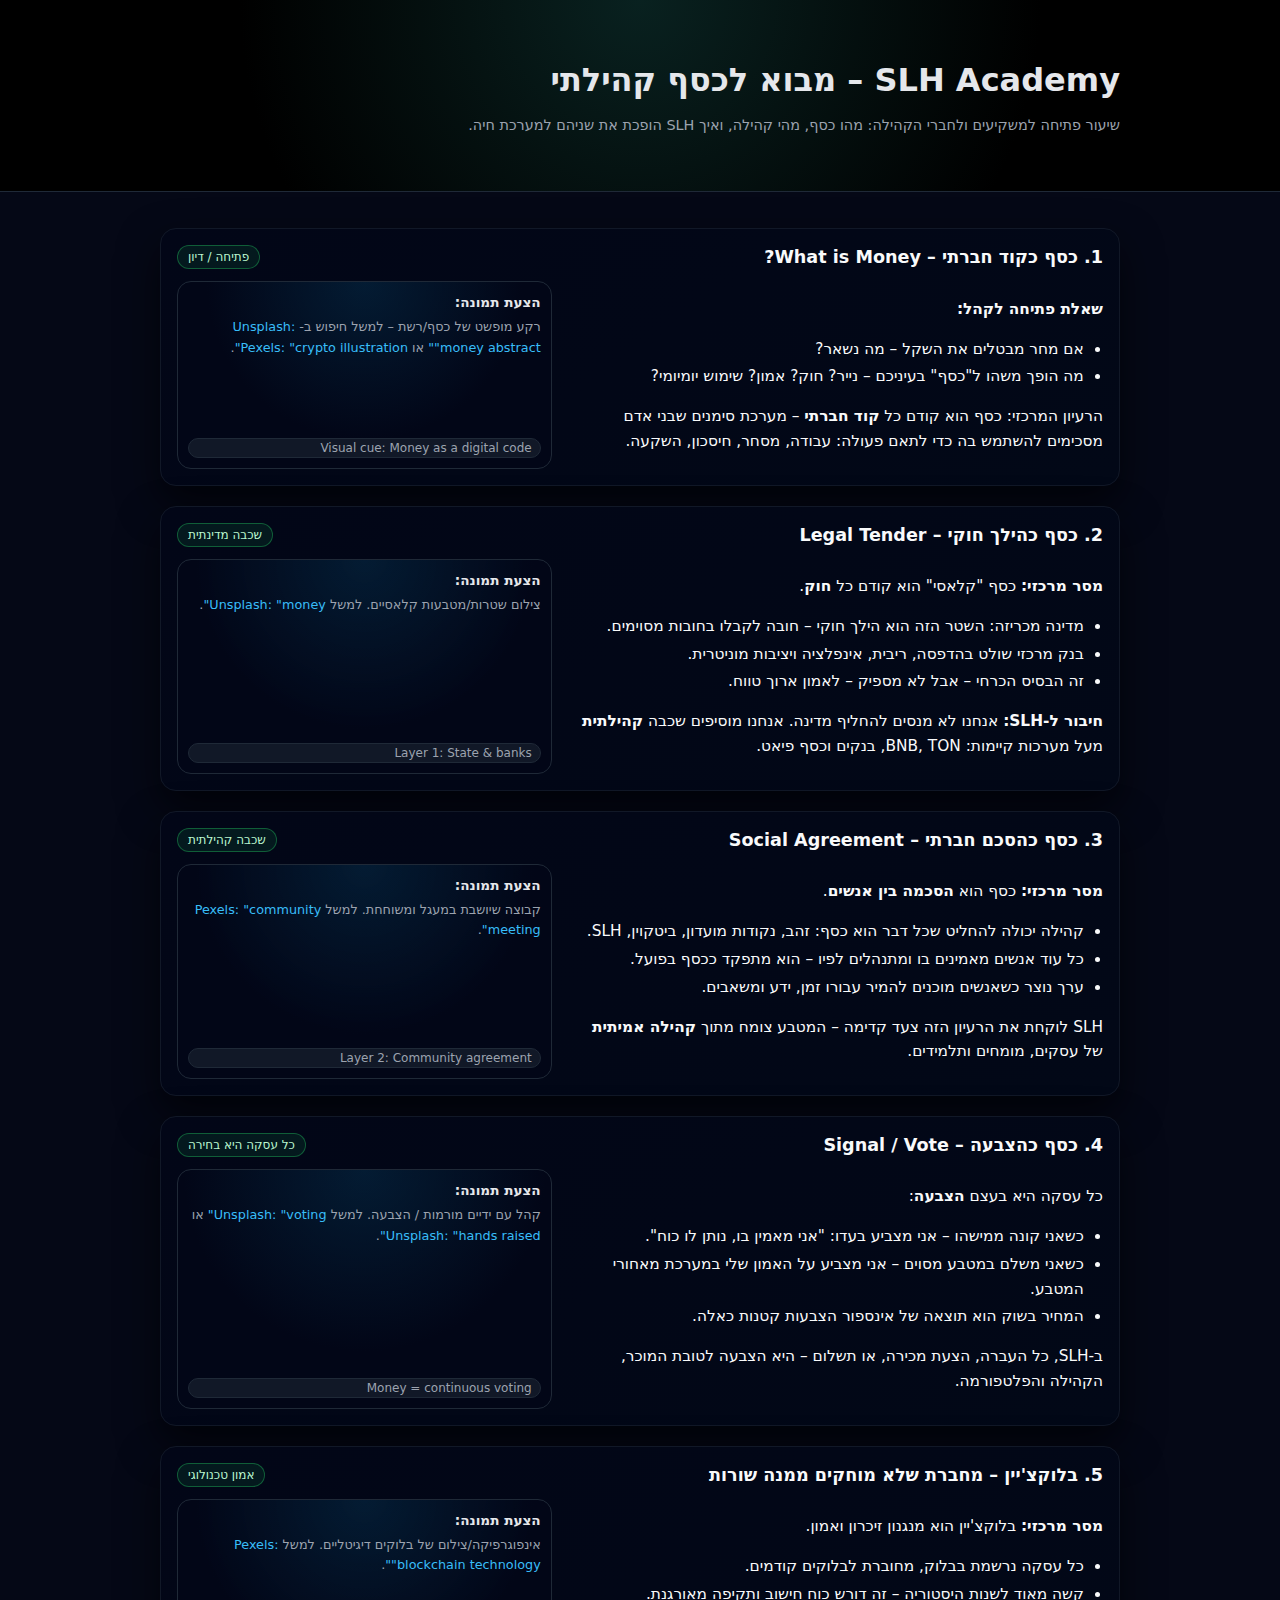
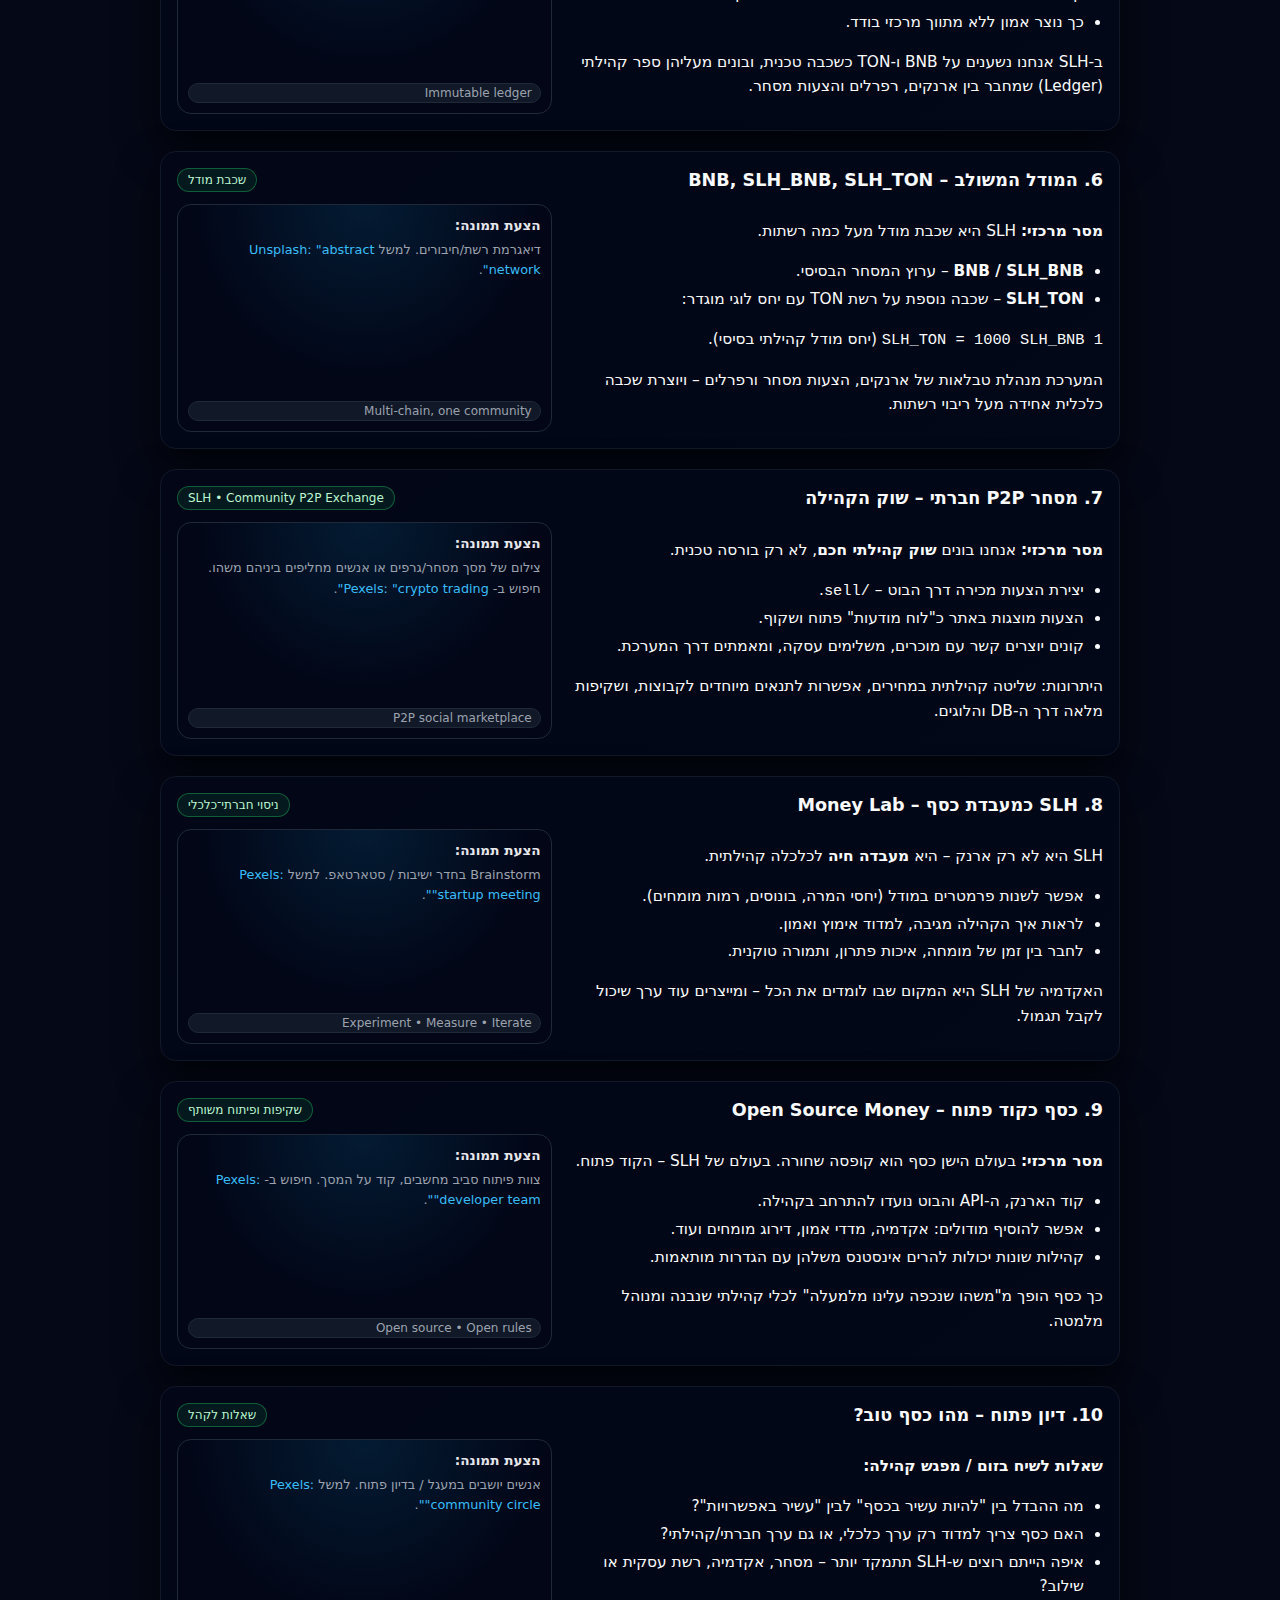
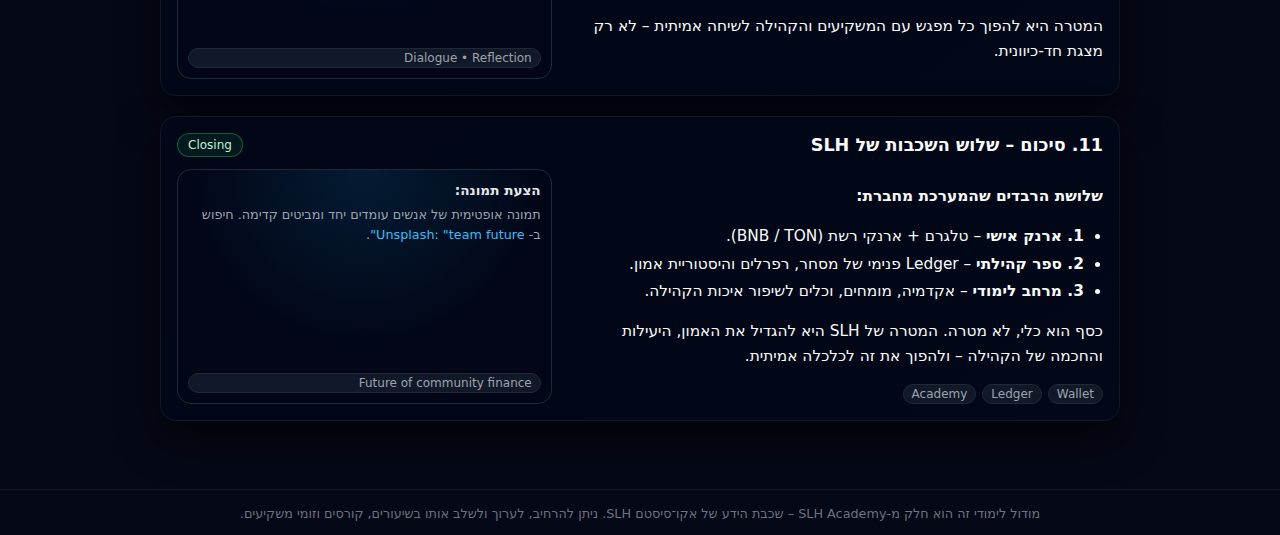
<file: frontend/academy/money.html>
<!DOCTYPE html>
<html lang="he" dir="rtl">
<head>
  <meta charset="utf-8" />
  <title>SLH Academy – מהו כסף קהילתי?</title>
  <meta name="viewport" content="width=device-width, initial-scale=1" />
  <style>
    body {
      font-family: system-ui, -apple-system, BlinkMacSystemFont, "Segoe UI", sans-serif;
      background: #050816;
      color: #f9fafb;
      margin: 0;
      padding: 0;
    }
    header {
      padding: 24px 16px;
      background: radial-gradient(circle at top, #22c55e22, #000 60%);
      border-bottom: 1px solid #1f2937;
    }
    .container {
      max-width: 960px;
      margin: 0 auto;
      padding: 16px;
    }
    h1, h2, h3 {
      color: #e5e7eb;
    }
    h1 {
      font-size: 2rem;
      margin-bottom: 0.5rem;
    }
    h2 {
      font-size: 1.35rem;
      margin-top: 2.25rem;
      margin-bottom: 0.5rem;
    }
    p, li {
      line-height: 1.6;
      font-size: 0.96rem;
    }
    section.slide {
      border-radius: 16px;
      padding: 16px;
      margin: 20px 0;
      background: linear-gradient(145deg, #020617, #020817);
      border: 1px solid #111827;
      box-shadow: 0 18px 40px rgba(0,0,0,0.6);
    }
    .slide-header {
      display: flex;
      align-items: center;
      justify-content: space-between;
      gap: 16px;
      margin-bottom: 12px;
    }
    .slide-title {
      font-size: 1.1rem;
      font-weight: 600;
    }
    .slide-tag {
      font-size: 0.75rem;
      padding: 4px 10px;
      border-radius: 999px;
      background: rgba(34,197,94,0.1);
      border: 1px solid rgba(34,197,94,0.4);
      color: #bbf7d0;
      white-space: nowrap;
    }
    .slide-body {
      display: grid;
      grid-template-columns: minmax(0, 2fr) minmax(0, 1.4fr);
      gap: 16px;
    }
    @media (max-width: 800px) {
      .slide-body {
        grid-template-columns: minmax(0,1fr);
      }
    }
    .bullet-block ul {
      padding-right: 1.2rem;
      margin: 0.4rem 0 0.2rem;
    }
    .bullet-block li {
      margin-bottom: 0.2rem;
    }
    .image-hint {
      font-size: 0.8rem;
      color: #9ca3af;
      margin-top: 6px;
    }
    .image-placeholder {
      border-radius: 14px;
      border: 1px solid #1f2937;
      background: radial-gradient(circle at top, #0ea5e922, #020617 60%);
      padding: 10px;
      display: flex;
      flex-direction: column;
      justify-content: space-between;
      min-height: 160px;
    }
    .image-placeholder strong {
      font-size: 0.85rem;
      color: #e5e7eb;
    }
    .image-placeholder a {
      color: #38bdf8;
      font-size: 0.8rem;
      text-decoration: none;
    }
    .image-placeholder a:hover {
      text-decoration: underline;
    }
    .pill {
      display: inline-flex;
      align-items: center;
      gap: 6px;
      padding: 2px 8px;
      border-radius: 999px;
      background: #111827;
      border: 1px solid #1f2937;
      font-size: 0.75rem;
      color: #9ca3af;
    }
    footer {
      border-top: 1px solid #111827;
      margin-top: 32px;
      padding: 16px;
      font-size: 0.8rem;
      color: #6b7280;
      text-align: center;
    }
    .tagline {
      font-size: 0.9rem;
      color: #9ca3af;
    }
    .chip-row {
      display: flex;
      flex-wrap: wrap;
      gap: 6px;
      margin-top: 8px;
    }
  </style>
</head>
<body>
  <header>
    <div class="container">
      <h1>SLH Academy – מבוא לכסף קהילתי</h1>
      <p class="tagline">
        שיעור פתיחה למשקיעים ולחברי הקהילה: מהו כסף, מהי קהילה, ואיך SLH הופכת את שניהם למערכת חיה.
      </p>
    </div>
  </header>

  <main class="container">

    <section class="slide" id="slide-1">
      <div class="slide-header">
        <div class="slide-title">1. כסף כקוד חברתי – What is Money?</div>
        <div class="slide-tag">פתיחה / דיון</div>
      </div>
      <div class="slide-body">
        <div class="bullet-block">
          <p><strong>שאלת פתיחה לקהל:</strong></p>
          <ul>
            <li>אם מחר מבטלים את השקל – מה נשאר?</li>
            <li>מה הופך משהו ל&quot;כסף&quot; בעיניכם – נייר? חוק? אמון? שימוש יומיומי?</li>
          </ul>
          <p>
            הרעיון המרכזי: כסף הוא קודם כל <strong>קוד חברתי</strong> – מערכת סימנים שבני אדם מסכימים להשתמש בה
            כדי לתאם פעולה: עבודה, מסחר, חיסכון, השקעה.
          </p>
        </div>
        <div class="image-placeholder">
          <div>
            <strong>הצעת תמונה:</strong>
            <p class="image-hint">
              רקע מופשט של כסף/רשת – למשל חיפוש ב-
              <a href="https://unsplash.com/s/photos/money-abstract" target="_blank" rel="noreferrer">Unsplash: &quot;money abstract&quot;</a>
              או
              <a href="https://www.pexels.com/search/crypto%20illustration/" target="_blank" rel="noreferrer">Pexels: &quot;crypto illustration&quot;</a>.
            </p>
          </div>
          <span class="pill">Visual cue: Money as a digital code</span>
        </div>
      </div>
    </section>

    <section class="slide" id="slide-2">
      <div class="slide-header">
        <div class="slide-title">2. כסף כהילך חוקי – Legal Tender</div>
        <div class="slide-tag">שכבה מדינתית</div>
      </div>
      <div class="slide-body">
        <div class="bullet-block">
          <p><strong>מסר מרכזי:</strong> כסף &quot;קלאסי&quot; הוא קודם כל <strong>חוק</strong>.</p>
          <ul>
            <li>מדינה מכריזה: השטר הזה הוא הילך חוקי – חובה לקבלו בחובות מסוימים.</li>
            <li>בנק מרכזי שולט בהדפסה, ריבית, אינפלציה ויציבות מוניטרית.</li>
            <li>זה הבסיס הכרחי – אבל לא מספיק – לאמון ארוך טווח.</li>
          </ul>
          <p>
            <strong>חיבור ל-SLH:</strong> אנחנו לא מנסים להחליף מדינה. אנחנו מוסיפים שכבה <strong>קהילתית</strong>
            מעל מערכות קיימות: BNB, TON, בנקים וכסף פיאט.
          </p>
        </div>
        <div class="image-placeholder">
          <div>
            <strong>הצעת תמונה:</strong>
            <p class="image-hint">
              צילום שטרות/מטבעות קלאסיים. למשל
              <a href="https://unsplash.com/s/photos/money" target="_blank" rel="noreferrer">Unsplash: &quot;money&quot;</a>.
            </p>
          </div>
          <span class="pill">Layer 1: State & banks</span>
        </div>
      </div>
    </section>

    <section class="slide" id="slide-3">
      <div class="slide-header">
        <div class="slide-title">3. כסף כהסכם חברתי – Social Agreement</div>
        <div class="slide-tag">שכבה קהילתית</div>
      </div>
      <div class="slide-body">
        <div class="bullet-block">
          <p><strong>מסר מרכזי:</strong> כסף הוא <strong>הסכמה בין אנשים</strong>.</p>
          <ul>
            <li>קהילה יכולה להחליט שכל דבר הוא כסף: זהב, נקודות מועדון, ביטקוין, SLH.</li>
            <li>כל עוד אנשים מאמינים בו ומתנהלים לפיו – הוא מתפקד ככסף בפועל.</li>
            <li>ערך נוצר כשאנשים מוכנים להמיר עבורו זמן, ידע ומשאבים.</li>
          </ul>
          <p>
            SLH לוקחת את הרעיון הזה צעד קדימה – המטבע צומח מתוך <strong>קהילה אמיתית</strong> של עסקים,
            מומחים ותלמידים.
          </p>
        </div>
        <div class="image-placeholder">
          <div>
            <strong>הצעת תמונה:</strong>
            <p class="image-hint">
              קבוצה שיושבת במעגל ומשוחחת. למשל
              <a href="https://www.pexels.com/search/community%20meeting/" target="_blank" rel="noreferrer">Pexels: &quot;community meeting&quot;</a>.
            </p>
          </div>
          <span class="pill">Layer 2: Community agreement</span>
        </div>
      </div>
    </section>

    <section class="slide" id="slide-4">
      <div class="slide-header">
        <div class="slide-title">4. כסף כהצבעה – Signal / Vote</div>
        <div class="slide-tag">כל עסקה היא בחירה</div>
      </div>
      <div class="slide-body">
        <div class="bullet-block">
          <p>
            כל עסקה היא בעצם <strong>הצבעה</strong>:
          </p>
          <ul>
            <li>כשאני קונה ממישהו – אני מצביע בעדו: &quot;אני מאמין בו, נותן לו כוח&quot;.</li>
            <li>כשאני משלם במטבע מסוים – אני מצביע על האמון שלי במערכת מאחורי המטבע.</li>
            <li>המחיר בשוק הוא תוצאה של אינספור הצבעות קטנות כאלה.</li>
          </ul>
          <p>
            ב-SLH, כל העברה, הצעת מכירה, או תשלום – היא הצבעה לטובת המוכר, הקהילה והפלטפורמה.
          </p>
        </div>
        <div class="image-placeholder">
          <div>
            <strong>הצעת תמונה:</strong>
            <p class="image-hint">
              קהל עם ידיים מורמות / הצבעה. למשל
              <a href="https://unsplash.com/s/photos/voting" target="_blank" rel="noreferrer">Unsplash: &quot;voting&quot;</a>
              או
              <a href="https://unsplash.com/s/photos/hands-raised" target="_blank" rel="noreferrer">Unsplash: &quot;hands raised&quot;</a>.
            </p>
          </div>
          <span class="pill">Money = continuous voting</span>
        </div>
      </div>
    </section>

    <section class="slide" id="slide-5">
      <div class="slide-header">
        <div class="slide-title">5. בלוקצ'יין – מחברת שלא מוחקים ממנה שורות</div>
        <div class="slide-tag">אמון טכנולוגי</div>
      </div>
      <div class="slide-body">
        <div class="bullet-block">
          <p><strong>מסר מרכזי:</strong> בלוקצ'יין הוא מנגנון זיכרון ואמון.</p>
          <ul>
            <li>כל עסקה נרשמת בבלוק, מחוברת לבלוקים קודמים.</li>
            <li>קשה מאוד לשנות היסטוריה – זה דורש כוח חישוב ותקיפה מאורגנת.</li>
            <li>כך נוצר אמון ללא מתווך מרכזי בודד.</li>
          </ul>
          <p>
            ב-SLH אנחנו נשענים על BNB ו-TON כשכבה טכנית, ובונים מעליהן ספר קהילתי (Ledger)
            שמחבר בין ארנקים, רפרלים והצעות מסחר.
          </p>
        </div>
        <div class="image-placeholder">
          <div>
            <strong>הצעת תמונה:</strong>
            <p class="image-hint">
              אינפוגרפיקה/צילום של בלוקים דיגיטליים. למשל
              <a href="https://www.pexels.com/search/blockchain%20technology/" target="_blank" rel="noreferrer">Pexels: &quot;blockchain technology&quot;</a>.
            </p>
          </div>
          <span class="pill">Immutable ledger</span>
        </div>
      </div>
    </section>

    <section class="slide" id="slide-6">
      <div class="slide-header">
        <div class="slide-title">6. המודל המשולב – BNB, SLH_BNB, SLH_TON</div>
        <div class="slide-tag">שכבת מודל</div>
      </div>
      <div class="slide-body">
        <div class="bullet-block">
          <p><strong>מסר מרכזי:</strong> SLH היא שכבת מודל מעל כמה רשתות.</p>
          <ul>
            <li><strong>BNB / SLH_BNB</strong> – ערוץ המסחר הבסיסי.</li>
            <li><strong>SLH_TON</strong> – שכבה נוספת על רשת TON עם יחס לוגי מוגדר:</li>
          </ul>
          <p><code>1 SLH_TON = 1000 SLH_BNB</code> (יחס מודל קהילתי בסיסי).</p>
          <p>
            המערכת מנהלת טבלאות של ארנקים, הצעות מסחר ורפרלים – ויוצרת שכבה כלכלית
            אחידה מעל ריבוי רשתות.
          </p>
        </div>
        <div class="image-placeholder">
          <div>
            <strong>הצעת תמונה:</strong>
            <p class="image-hint">
              דיאגרמת רשת/חיבורים. למשל
              <a href="https://unsplash.com/s/photos/abstract-network" target="_blank" rel="noreferrer">Unsplash: &quot;abstract network&quot;</a>.
            </p>
          </div>
          <span class="pill">Multi-chain, one community</span>
        </div>
      </div>
    </section>

    <section class="slide" id="slide-7">
      <div class="slide-header">
        <div class="slide-title">7. מסחר P2P חברתי – שוק הקהילה</div>
        <div class="slide-tag">SLH • Community P2P Exchange</div>
      </div>
      <div class="slide-body">
        <div class="bullet-block">
          <p><strong>מסר מרכזי:</strong> אנחנו בונים <strong>שוק קהילתי חכם</strong>, לא רק בורסה טכנית.</p>
          <ul>
            <li>יצירת הצעות מכירה דרך הבוט – <code>/sell</code>.</li>
            <li>הצעות מוצגות באתר כ&quot;לוח מודעות&quot; פתוח ושקוף.</li>
            <li>קונים יוצרים קשר עם מוכרים, משלימים עסקה, ומאמתים דרך המערכת.</li>
          </ul>
          <p>
            היתרונות: שליטה קהילתית במחירים, אפשרות לתנאים מיוחדים לקבוצות, ושקיפות מלאה דרך ה-DB והלוגים.
          </p>
        </div>
        <div class="image-placeholder">
          <div>
            <strong>הצעת תמונה:</strong>
            <p class="image-hint">
              צילום של מסך מסחר/גרפים או אנשים מחליפים ביניהם משהו. חיפוש ב-
              <a href="https://www.pexels.com/search/crypto%20trading/" target="_blank" rel="noreferrer">Pexels: &quot;crypto trading&quot;</a>.
            </p>
          </div>
          <span class="pill">P2P social marketplace</span>
        </div>
      </div>
    </section>

    <section class="slide" id="slide-8">
      <div class="slide-header">
        <div class="slide-title">8. SLH כמעבדת כסף – Money Lab</div>
        <div class="slide-tag">ניסוי חברתי־כלכלי</div>
      </div>
      <div class="slide-body">
        <div class="bullet-block">
          <p>
            SLH היא לא רק ארנק – היא <strong>מעבדה חיה</strong> לכלכלה קהילתית.
          </p>
          <ul>
            <li>אפשר לשנות פרמטרים במודל (יחסי המרה, בונוסים, רמות מומחים).</li>
            <li>לראות איך הקהילה מגיבה, למדוד אימוץ ואמון.</li>
            <li>לחבר בין זמן של מומחה, איכות פתרון, ותמורה טוקנית.</li>
          </ul>
          <p>
            האקדמיה של SLH היא המקום שבו לומדים את הכל – ומייצרים עוד ערך שיכול לקבל תגמול.
          </p>
        </div>
        <div class="image-placeholder">
          <div>
            <strong>הצעת תמונה:</strong>
            <p class="image-hint">
              Brainstorm בחדר ישיבות / סטארטאפ. למשל
              <a href="https://www.pexels.com/search/startup%20meeting/" target="_blank" rel="noreferrer">Pexels: &quot;startup meeting&quot;</a>.
            </p>
          </div>
          <span class="pill">Experiment • Measure • Iterate</span>
        </div>
      </div>
    </section>

    <section class="slide" id="slide-9">
      <div class="slide-header">
        <div class="slide-title">9. כסף כקוד פתוח – Open Source Money</div>
        <div class="slide-tag">שקיפות ופיתוח משותף</div>
      </div>
      <div class="slide-body">
        <div class="bullet-block">
          <p><strong>מסר מרכזי:</strong> בעולם הישן כסף הוא קופסה שחורה. בעולם של SLH – הקוד פתוח.</p>
          <ul>
            <li>קוד הארנק, ה-API והבוט נועדו להתרחב בקהילה.</li>
            <li>אפשר להוסיף מודולים: אקדמיה, מדדי אמון, דירוג מומחים ועוד.</li>
            <li>קהילות שונות יכולות להרים אינסטנס משלהן עם הגדרות מותאמות.</li>
          </ul>
          <p>
            כך כסף הופך מ&quot;משהו שנכפה עלינו מלמעלה&quot; לכלי קהילתי שנבנה ומנוהל מלמטה.
          </p>
        </div>
        <div class="image-placeholder">
          <div>
            <strong>הצעת תמונה:</strong>
            <p class="image-hint">
              צוות פיתוח סביב מחשבים, קוד על המסך. חיפוש ב-
              <a href="https://www.pexels.com/search/developer%20team/" target="_blank" rel="noreferrer">Pexels: &quot;developer team&quot;</a>.
            </p>
          </div>
          <span class="pill">Open source • Open rules</span>
        </div>
      </div>
    </section>

    <section class="slide" id="slide-10">
      <div class="slide-header">
        <div class="slide-title">10. דיון פתוח – מהו כסף טוב?</div>
        <div class="slide-tag">שאלות לקהל</div>
      </div>
      <div class="slide-body">
        <div class="bullet-block">
          <p><strong>שאלות לשיח בזום / מפגש קהילה:</strong></p>
          <ul>
            <li>מה ההבדל בין &quot;להיות עשיר בכסף&quot; לבין &quot;עשיר באפשרויות&quot;?</li>
            <li>האם כסף צריך למדוד רק ערך כלכלי, או גם ערך חברתי/קהילתי?</li>
            <li>איפה הייתם רוצים ש-SLH תתמקד יותר – מסחר, אקדמיה, רשת עסקית או שילוב?</li>
          </ul>
          <p>
            המטרה היא להפוך כל מפגש עם המשקיעים והקהילה לשיחה אמיתית – לא רק מצגת חד-כיוונית.
          </p>
        </div>
        <div class="image-placeholder">
          <div>
            <strong>הצעת תמונה:</strong>
            <p class="image-hint">
              אנשים יושבים במעגל / בדיון פתוח. למשל
              <a href="https://www.pexels.com/search/community%20circle/" target="_blank" rel="noreferrer">Pexels: &quot;community circle&quot;</a>.
            </p>
          </div>
          <span class="pill">Dialogue • Reflection</span>
        </div>
      </div>
    </section>

    <section class="slide" id="slide-11">
      <div class="slide-header">
        <div class="slide-title">11. סיכום – שלוש השכבות של SLH</div>
        <div class="slide-tag">Closing</div>
      </div>
      <div class="slide-body">
        <div class="bullet-block">
          <p><strong>שלושת הרבדים שהמערכת מחברת:</strong></p>
          <ul>
            <li><strong>1. ארנק אישי</strong> – טלגרם + ארנקי רשת (BNB / TON).</li>
            <li><strong>2. ספר קהילתי</strong> – Ledger פנימי של מסחר, רפרלים והיסטוריית אמון.</li>
            <li><strong>3. מרחב לימודי</strong> – אקדמיה, מומחים, וכלים לשיפור איכות הקהילה.</li>
          </ul>
          <p>
            כסף הוא כלי, לא מטרה. המטרה של SLH היא להגדיל את האמון, היעילות והחכמה של הקהילה –
            ולהפוך את זה לכלכלה אמיתית.
          </p>
          <div class="chip-row">
            <span class="pill">Wallet</span>
            <span class="pill">Ledger</span>
            <span class="pill">Academy</span>
          </div>
        </div>
        <div class="image-placeholder">
          <div>
            <strong>הצעת תמונה:</strong>
            <p class="image-hint">
              תמונה אופטימית של אנשים עומדים יחד ומביטים קדימה. חיפוש ב-
              <a href="https://unsplash.com/s/photos/team-future" target="_blank" rel="noreferrer">Unsplash: &quot;team future&quot;</a>.
            </p>
          </div>
          <span class="pill">Future of community finance</span>
        </div>
      </div>
    </section>

  </main>

  <footer>
    מודול לימודי זה הוא חלק מ-SLH Academy – שכבת הידע של אקו־סיסטם SLH. ניתן להרחיב, לערוך ולשלב אותו בשיעורים, קורסים וזומי משקיעים.
  </footer>
</body>
</html>
</file>
